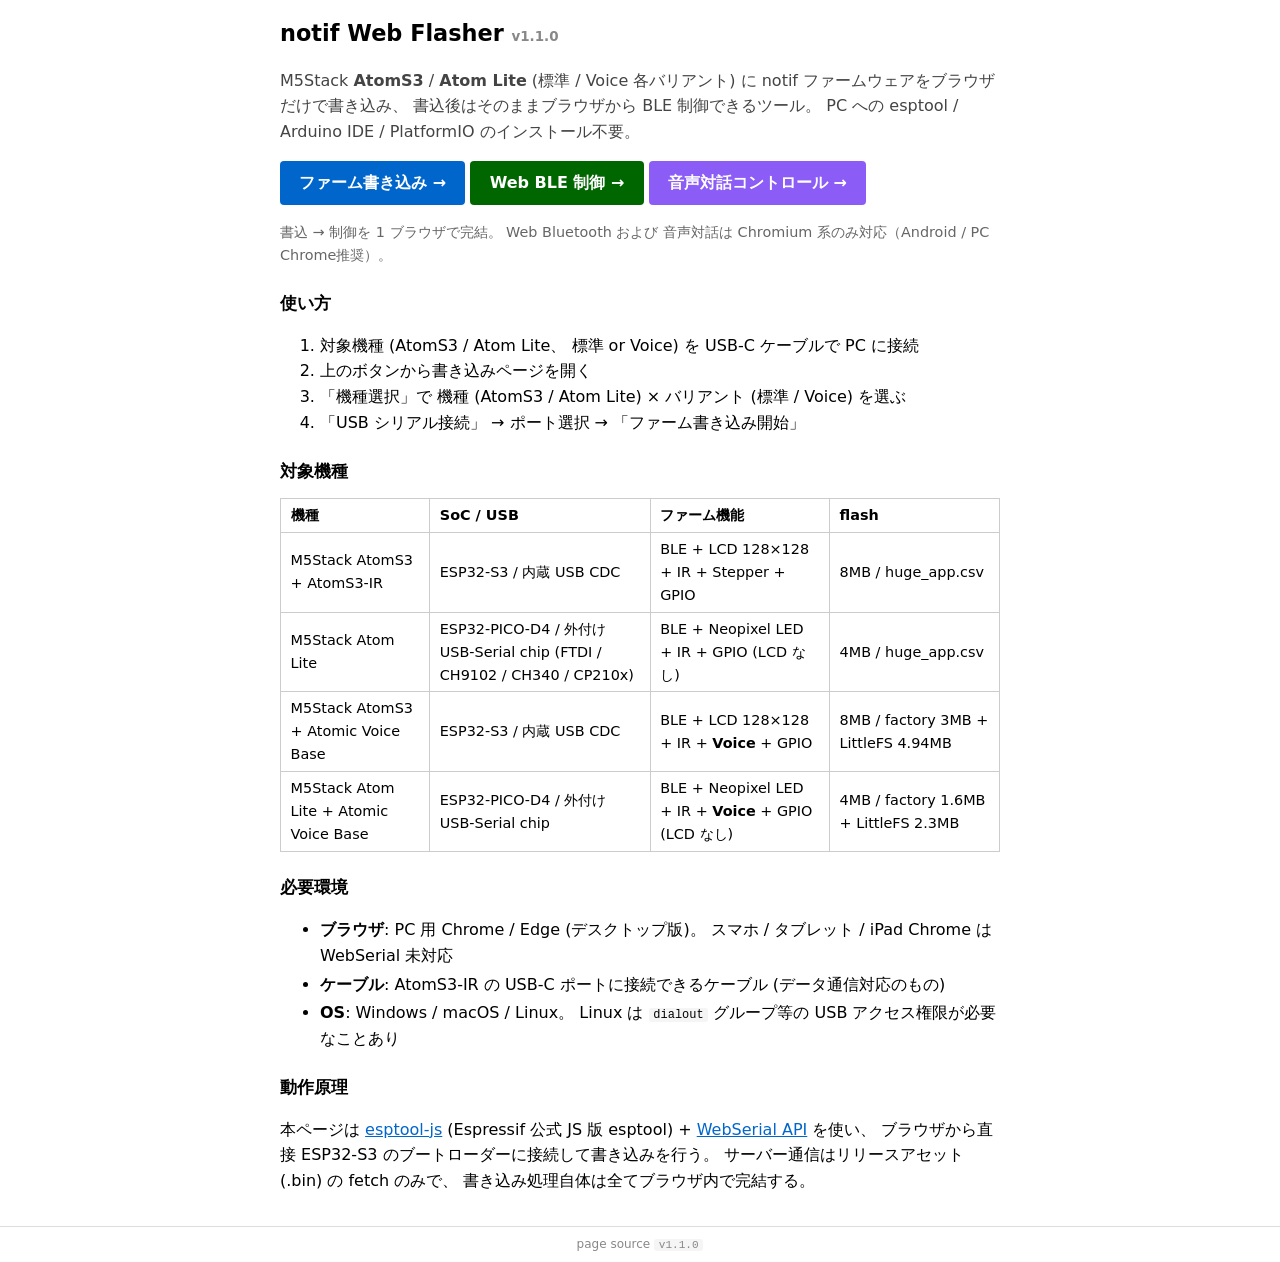
<file: docs/index.html>
<!DOCTYPE html>
<html lang="ja">
<head>
<meta charset="utf-8">
<meta name="viewport" content="width=device-width, initial-scale=1">
<title>notif Web Flasher v1.1.0</title>
<style>
  body { font-family: system-ui, sans-serif; margin: 0; padding: 0; line-height: 1.6; }
  .container { max-width: 720px; margin: 1rem auto; padding: 0 1rem; }
  h1 { font-size: 1.4rem; margin-bottom: 0.3rem; }
  h2 { font-size: 1.05rem; margin-top: 1.4rem; }
  .lead { color: #444; }
  .cta { display: inline-block; padding: 0.6rem 1.2rem; background: #06c; color: #fff; text-decoration: none; border-radius: 4px; font-weight: bold; }
  .cta:hover { background: #048; }
  ul li { margin: 0.2rem 0; }
  code { background: #f5f5f5; padding: 0 0.3rem; border-radius: 3px; font-size: 0.92em; }
  a { color: #06c; }
  .note { color: #666; font-size: 0.9rem; }
  table.spec { font-size: 0.9rem; border-collapse: collapse; margin: 0.3rem 0; }
  table.spec th, table.spec td { border: 1px solid #ccc; padding: 0.3rem 0.6rem; text-align: left; }
  hr { border: 0; border-top: 1px solid #eee; margin: 1.5rem 0; }
</style>
</head>
<body>
<div class="container">
  <h1>notif Web Flasher <small style="font-size: 0.6em; color: #888;">v1.1.0</small></h1>
  <p class="lead">M5Stack <strong>AtomS3</strong> / <strong>Atom Lite</strong> (標準 / Voice 各バリアント) に notif ファームウェアをブラウザだけで書き込み、 書込後はそのままブラウザから BLE 制御できるツール。 PC への esptool / Arduino IDE / PlatformIO のインストール不要。</p>

  <p>
    <a href="./flash.html" class="cta">ファーム書き込み &rarr;</a>
    <a href="./control.html" class="cta" style="background: #060;">Web BLE 制御 &rarr;</a>
    <a href="./voice_control.html" class="cta" style="background: #8b5cf6;">音声対話コントロール &rarr;</a>
  </p>
  <p class="note">書込 → 制御を 1 ブラウザで完結。 Web Bluetooth および 音声対話は Chromium 系のみ対応（Android / PC Chrome推奨）。</p>

  <h2>使い方</h2>
  <ol>
    <li>対象機種 (AtomS3 / Atom Lite、 標準 or Voice) を USB-C ケーブルで PC に接続</li>
    <li>上のボタンから書き込みページを開く</li>
    <li>「機種選択」で 機種 (AtomS3 / Atom Lite) × バリアント (標準 / Voice) を選ぶ</li>
    <li>「USB シリアル接続」 → ポート選択 → 「ファーム書き込み開始」</li>
  </ol>

  <h2>対象機種</h2>
  <table class="spec">
    <tr><th>機種</th><th>SoC / USB</th><th>ファーム機能</th><th>flash</th></tr>
    <tr>
      <td>M5Stack AtomS3 + AtomS3-IR</td>
      <td>ESP32-S3 / 内蔵 USB CDC</td>
      <td>BLE + LCD 128×128 + IR + Stepper + GPIO</td>
      <td>8MB / huge_app.csv</td>
    </tr>
    <tr>
      <td>M5Stack Atom Lite</td>
      <td>ESP32-PICO-D4 / 外付け USB-Serial chip (FTDI / CH9102 / CH340 / CP210x)</td>
      <td>BLE + Neopixel LED + IR + GPIO (LCD なし)</td>
      <td>4MB / huge_app.csv</td>
    </tr>
    <tr>
      <td>M5Stack AtomS3 + Atomic Voice Base</td>
      <td>ESP32-S3 / 内蔵 USB CDC</td>
      <td>BLE + LCD 128×128 + IR + <strong>Voice</strong> + GPIO</td>
      <td>8MB / factory 3MB + LittleFS 4.94MB</td>
    </tr>
    <tr>
      <td>M5Stack Atom Lite + Atomic Voice Base</td>
      <td>ESP32-PICO-D4 / 外付け USB-Serial chip</td>
      <td>BLE + Neopixel LED + IR + <strong>Voice</strong> + GPIO (LCD なし)</td>
      <td>4MB / factory 1.6MB + LittleFS 2.3MB</td>
    </tr>
  </table>

  <h2>必要環境</h2>
  <ul>
    <li><strong>ブラウザ</strong>: PC 用 Chrome / Edge (デスクトップ版)。 スマホ / タブレット / iPad Chrome は WebSerial 未対応</li>
    <li><strong>ケーブル</strong>: AtomS3-IR の USB-C ポートに接続できるケーブル (データ通信対応のもの)</li>
    <li><strong>OS</strong>: Windows / macOS / Linux。 Linux は <code>dialout</code> グループ等の USB アクセス権限が必要なことあり</li>
  </ul>

  <h2>動作原理</h2>
  <p>本ページは <a href="https://github.com/espressif/esptool-js" target="_blank">esptool-js</a> (Espressif 公式 JS 版 esptool) + <a href="https://developer.mozilla.org/en-US/docs/Web/API/Web_Serial_API" target="_blank">WebSerial API</a> を使い、 ブラウザから直接 ESP32-S3 のブートローダーに接続して書き込みを行う。 サーバー通信はリリースアセット (.bin) の fetch のみで、 書き込み処理自体は全てブラウザ内で完結する。</p>

</div>

<footer style="margin-top: 2rem; padding: 0.5rem 0; border-top: 1px solid #ddd; color: #888; font-size: 0.75rem; text-align: center;">
  page source <code>v1.1.0</code>
</footer>
</body>
</html>
</file>
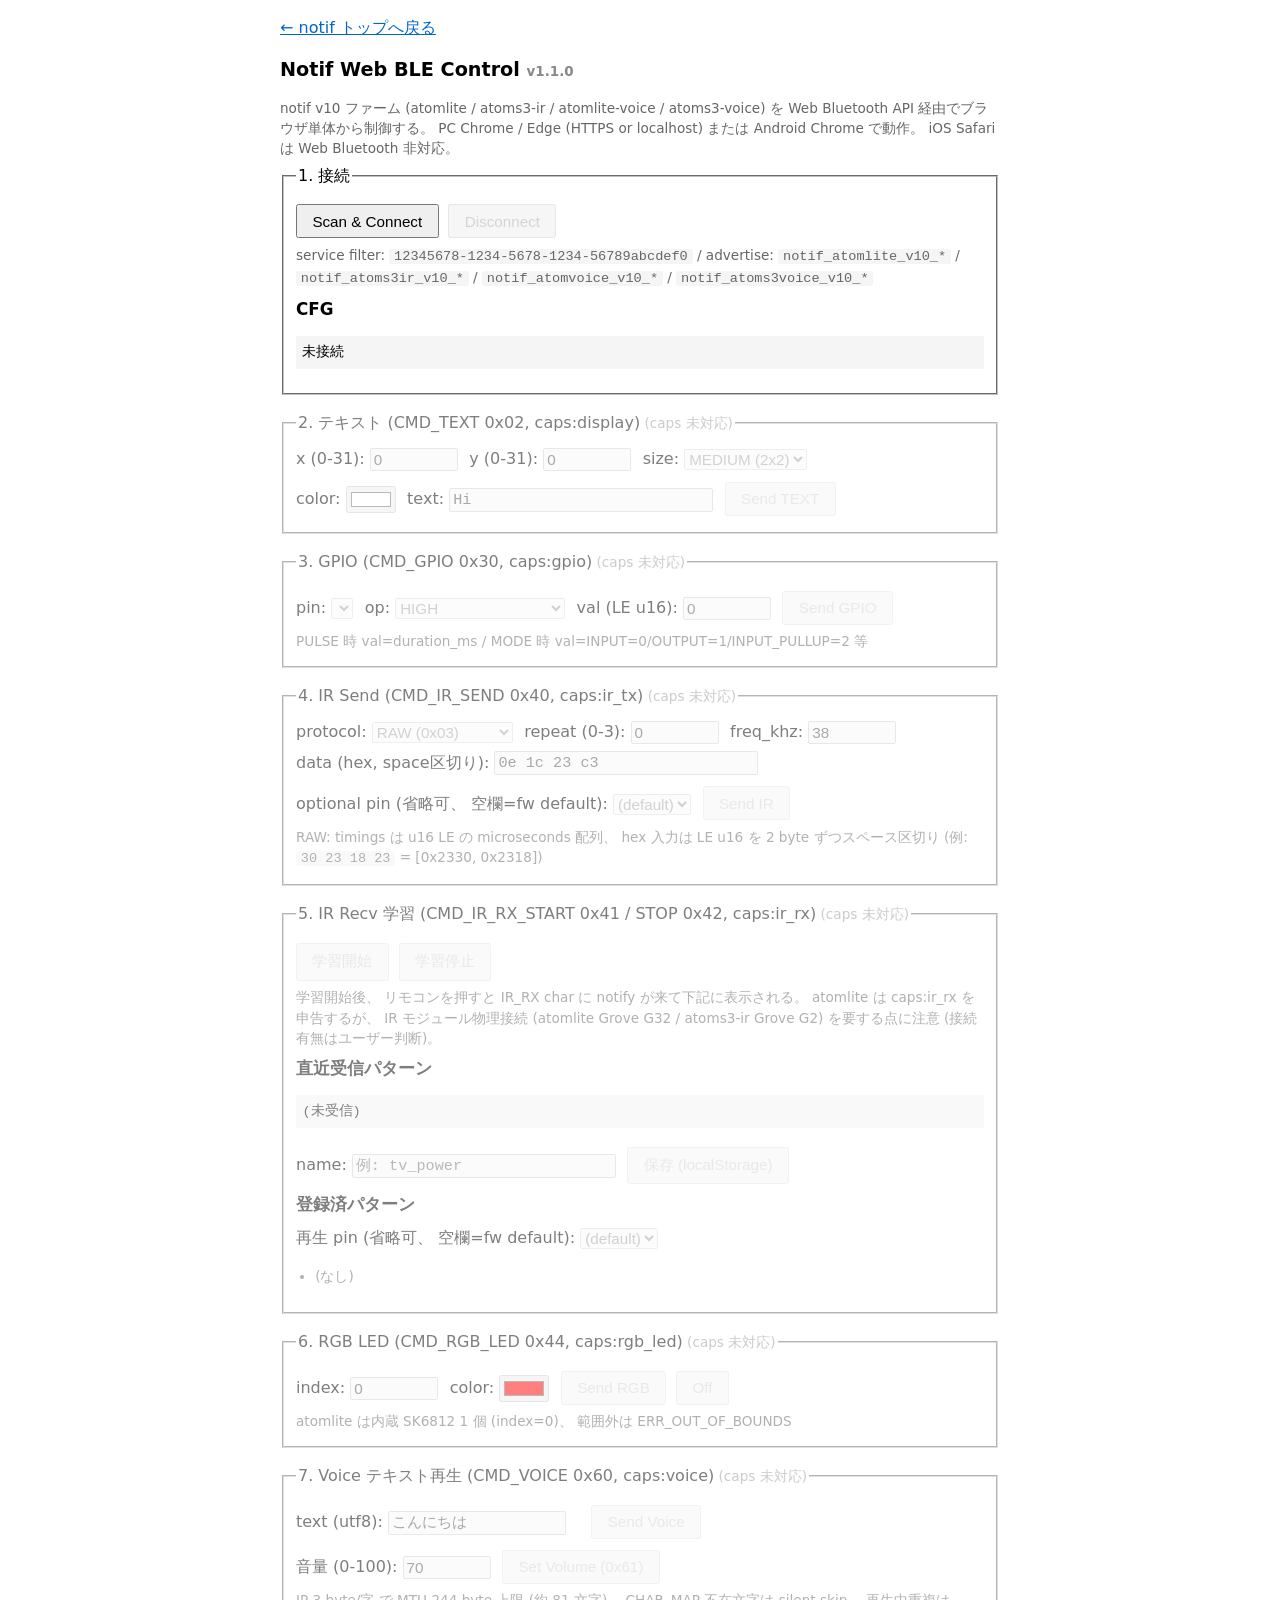
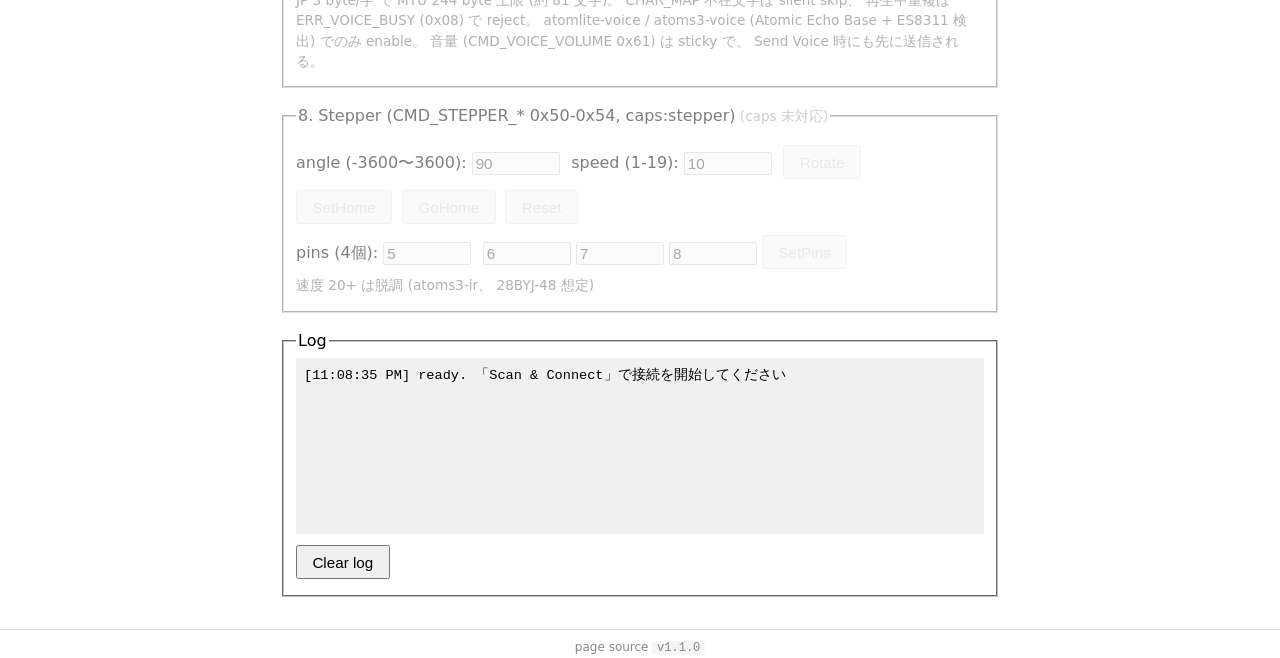
<file: docs/control.html>
<!DOCTYPE html>
<html lang="ja">
<head>
<meta charset="utf-8">
<meta name="viewport" content="width=device-width, initial-scale=1">
<title>Notif Web BLE Control v1.1.0</title>
<link rel="stylesheet" href="control.css">
</head>
<body>
<div class="container">
  <p><a href="./index.html">&larr; notif トップへ戻る</a></p>
  <h1>Notif Web BLE Control <small style="font-size: 0.7em; color: #888;">v1.1.0</small></h1>
  <p class="note">
    notif v10 ファーム (atomlite / atoms3-ir / atomlite-voice / atoms3-voice) を Web Bluetooth API 経由でブラウザ単体から制御する。
    PC Chrome / Edge (HTTPS or localhost) または Android Chrome で動作。 iOS Safari は Web Bluetooth 非対応。
  </p>

  <fieldset id="conn">
    <legend>1. 接続</legend>
    <div class="row">
      <button id="btnConnect">Scan &amp; Connect</button>
      <button id="btnDisconnect" disabled>Disconnect</button>
    </div>
    <div class="note">
      service filter: <code>12345678-1234-5678-1234-56789abcdef0</code> /
      advertise: <code>notif_atomlite_v10_*</code> / <code>notif_atoms3ir_v10_*</code> / <code>notif_atomvoice_v10_*</code> / <code>notif_atoms3voice_v10_*</code>
    </div>
    <h2>CFG</h2>
    <pre id="cfgView">未接続</pre>
  </fieldset>

  <fieldset data-cap="display" disabled>
    <legend>2. テキスト (CMD_TEXT 0x02, caps:display)</legend>
    <div class="row">
      <label>x (0-31): <input type="number" id="textX" value="0" min="0" max="31"></label>
      <label>y (0-31): <input type="number" id="textY" value="0" min="0" max="31"></label>
      <label>size:
        <select id="textSize">
          <option value="1">SMALL (1x1)</option>
          <option value="2" selected>MEDIUM (2x2)</option>
          <option value="3">LARGE (4x4)</option>
          <option value="4">XLARGE (8x8)</option>
        </select>
      </label>
    </div>
    <div class="row">
      <label>color: <input type="color" id="textColor" value="#ffffff"></label>
      <label>text: <input type="text" id="textBody" value="Hi" maxlength="32"></label>
      <button id="btnSendText">Send TEXT</button>
    </div>
  </fieldset>

  <fieldset data-cap="gpio" disabled>
    <legend>3. GPIO (CMD_GPIO 0x30, caps:gpio)</legend>
    <div class="row">
      <label>pin: <select id="gpioPin"></select></label>
      <label>op:
        <select id="gpioOp">
          <option value="1">HIGH</option>
          <option value="2">LOW</option>
          <option value="3">PULSE (duration_ms)</option>
          <option value="4">MODE (val=mode)</option>
          <option value="5">STATUS (read)</option>
        </select>
      </label>
      <label>val (LE u16): <input type="number" id="gpioVal" value="0" min="0" max="65535"></label>
      <button id="btnSendGpio">Send GPIO</button>
    </div>
    <div class="note">PULSE 時 val=duration_ms / MODE 時 val=INPUT=0/OUTPUT=1/INPUT_PULLUP=2 等</div>
  </fieldset>

  <fieldset data-cap="ir_tx" disabled>
    <legend>4. IR Send (CMD_IR_SEND 0x40, caps:ir_tx)</legend>
    <div class="row">
      <label>protocol:
        <select id="irProto">
          <option value="1">NEC (0x01)</option>
          <option value="2">Panasonic (0x02)</option>
          <option value="3" selected>RAW (0x03)</option>
          <option value="4">Sony (0x04)</option>
          <option value="5">RC5 (0x05)</option>
        </select>
      </label>
      <label>repeat (0-3): <input type="number" id="irRepeat" value="0" min="0" max="3"></label>
      <label>freq_khz: <input type="number" id="irFreq" value="38" min="20" max="60"></label>
    </div>
    <div class="row">
      <label>data (hex, space区切り): <input type="text" id="irData" value="0e 1c 23 c3" placeholder="例: 0e 1c 23 c3 (NEC 4B) / RAW は u16 LE timings"></label>
    </div>
    <div class="row">
      <label>optional pin (省略可、 空欄=fw default):
        <select id="irOptPin">
          <option value="">(default)</option>
        </select>
      </label>
      <button id="btnSendIr">Send IR</button>
    </div>
    <div class="note">RAW: timings は u16 LE の microseconds 配列、 hex 入力は LE u16 を 2 byte ずつスペース区切り (例: <code>30 23 18 23</code> = [0x2330, 0x2318])</div>
  </fieldset>

  <fieldset data-cap="ir_rx" disabled>
    <legend>5. IR Recv 学習 (CMD_IR_RX_START 0x41 / STOP 0x42, caps:ir_rx)</legend>
    <div class="row">
      <button id="btnIrRxStart">学習開始</button>
      <button id="btnIrRxStop">学習停止</button>
    </div>
    <div class="note">学習開始後、 リモコンを押すと IR_RX char に notify が来て下記に表示される。 atomlite は caps:ir_rx を申告するが、 IR モジュール物理接続 (atomlite Grove G32 / atoms3-ir Grove G2) を要する点に注意 (接続有無はユーザー判断)。</div>
    <h2>直近受信パターン</h2>
    <pre id="irRxView">(未受信)</pre>
    <div class="row">
      <label>name: <input type="text" id="irPatternName" placeholder="例: tv_power" maxlength="32"></label>
      <button id="btnIrSave">保存 (localStorage)</button>
    </div>
    <h2>登録済パターン</h2>
    <div class="row">
      <label>再生 pin (省略可、 空欄=fw default):
        <select id="irReplayPin">
          <option value="">(default)</option>
        </select>
      </label>
    </div>
    <ul id="irPatterns"></ul>
  </fieldset>

  <fieldset data-cap="rgb_led" disabled>
    <legend>6. RGB LED (CMD_RGB_LED 0x44, caps:rgb_led)</legend>
    <div class="row">
      <label>index: <input type="number" id="rgbIndex" value="0" min="0" max="255"></label>
      <label>color: <input type="color" id="rgbColor" value="#ff0000"></label>
      <button id="btnSendRgb">Send RGB</button>
      <button id="btnRgbOff">Off</button>
    </div>
    <div class="note">atomlite は内蔵 SK6812 1 個 (index=0)、 範囲外は ERR_OUT_OF_BOUNDS</div>
  </fieldset>

  <fieldset data-cap="voice" disabled>
    <legend>7. Voice テキスト再生 (CMD_VOICE 0x60, caps:voice)</legend>
    <div class="row">
      <label>text (utf8): <input type="text" id="voiceText" value="こんにちは" maxlength="80" style="width: 60%;"></label>
      <button id="btnSendVoice">Send Voice</button>
    </div>
    <div class="row">
      <label>音量 (0-100): <input type="number" id="voiceVolume" value="70" min="0" max="100" style="width: 80px;"></label>
      <button id="btnSendVoiceVolume">Set Volume (0x61)</button>
    </div>
    <div class="note">JP 3 byte/字 で MTU 244 byte 上限 (約 81 文字)。 CHAR_MAP 不在文字は silent skip、 再生中重複は ERR_VOICE_BUSY (0x08) で reject。 atomlite-voice / atoms3-voice (Atomic Echo Base + ES8311 検出) でのみ enable。 音量 (CMD_VOICE_VOLUME 0x61) は sticky で、 Send Voice 時にも先に送信される。</div>
  </fieldset>

  <fieldset data-cap="stepper" disabled>
    <legend>8. Stepper (CMD_STEPPER_* 0x50-0x54, caps:stepper)</legend>
    <div class="row">
      <label>angle (-3600〜3600): <input type="number" id="stepAngle" value="90" min="-3600" max="3600"></label>
      <label>speed (1-19): <input type="number" id="stepSpeed" value="10" min="1" max="19"></label>
      <button id="btnStepRotate">Rotate</button>
    </div>
    <div class="row">
      <button id="btnStepSetHome">SetHome</button>
      <button id="btnStepGoHome">GoHome</button>
      <button id="btnStepReset">Reset</button>
    </div>
    <div class="row">
      <label>pins (4個): <input type="number" id="stepP1" value="5" min="0" max="48"></label>
      <input type="number" id="stepP2" value="6" min="0" max="48">
      <input type="number" id="stepP3" value="7" min="0" max="48">
      <input type="number" id="stepP4" value="8" min="0" max="48">
      <button id="btnStepSetPins">SetPins</button>
    </div>
    <div class="note">速度 20+ は脱調 (atoms3-ir、 28BYJ-48 想定)</div>
  </fieldset>

  <fieldset>
    <legend>Log</legend>
    <div id="log"></div>
    <div class="row">
      <button id="btnClearLog">Clear log</button>
    </div>
  </fieldset>
</div>
<script src="control.js"></script>
<footer>
  page source <code>v1.1.0</code>
</footer>
</body>
</html>
</file>
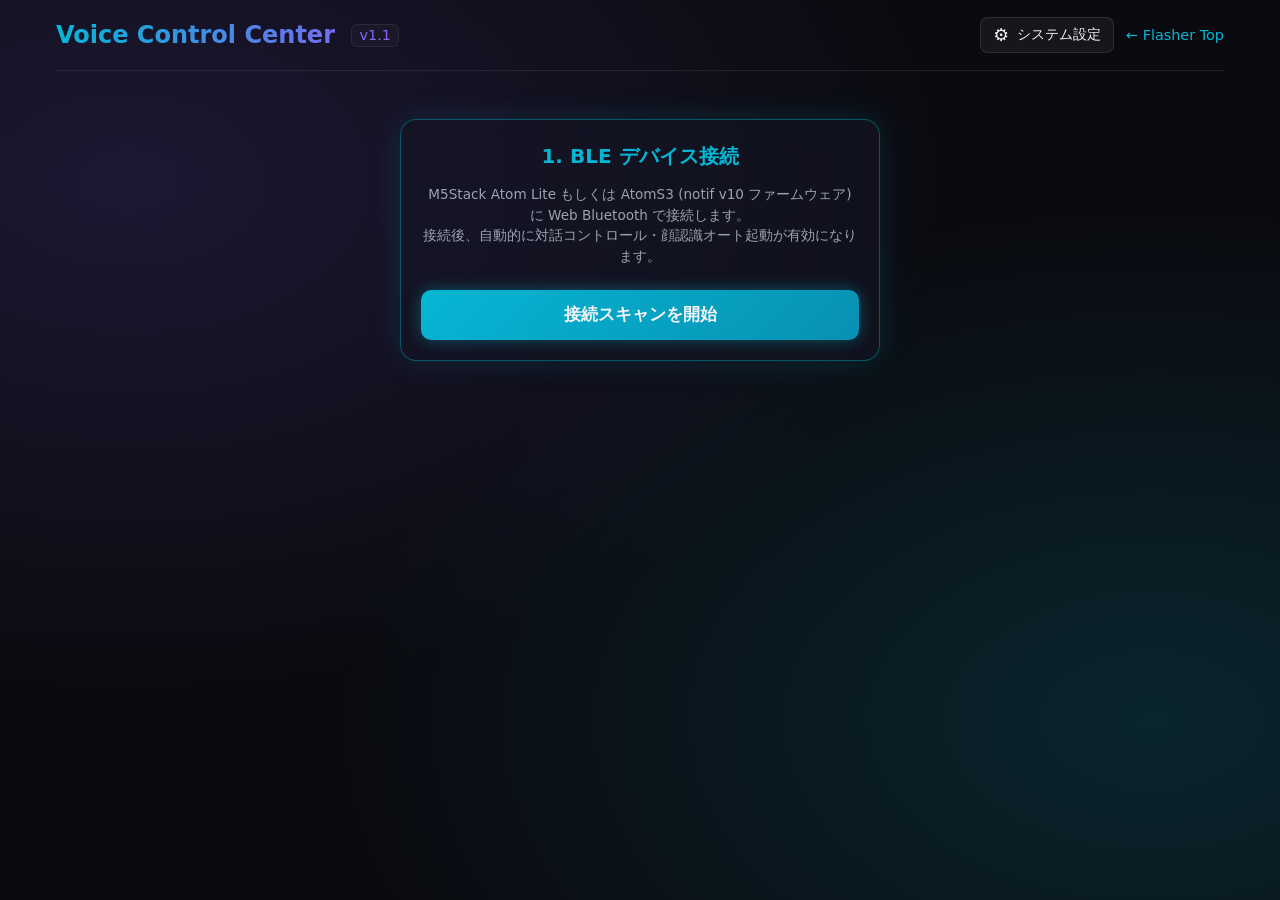
<file: docs/voice_control.html>
<!DOCTYPE html>
<html lang="ja">
<head>
<meta charset="utf-8">
<meta name="viewport" content="width=device-width, initial-scale=1.0, maximum-scale=1.0, user-scalable=no">
<title>Voice Control Center - Notif BLE v1.1</title>
<style>
  :root {
    --bg-color: #0a0b10;
    --card-bg: rgba(20, 22, 37, 0.6);
    --card-border: rgba(255, 255, 255, 0.08);
    --text-main: #f3f4f6;
    --text-muted: #9ca3af;
    --primary: #06b6d4; /* シアン */
    --primary-glow: rgba(6, 182, 212, 0.4);
    --secondary: #8b5cf6; /* バイオレット */
    --secondary-glow: rgba(139, 92, 246, 0.4);
    --accent: #ec4899; /* マゼンタ */
    --accent-glow: rgba(236, 72, 153, 0.4);
    --success: #10b981; /* グリーン */
    --error: #ef4444; /* レッド */
    --font-sans: 'Outfit', 'Inter', system-ui, -apple-system, sans-serif;
  }

  * {
    box-sizing: border-box;
    margin: 0;
    padding: 0;
  }

  body {
    background-color: var(--bg-color);
    background-image: 
      radial-gradient(at 10% 20%, rgba(139, 92, 246, 0.15) 0px, transparent 50%),
      radial-gradient(at 90% 80%, rgba(6, 182, 212, 0.15) 0px, transparent 50%);
    color: var(--text-main);
    font-family: var(--font-sans);
    line-height: 1.6;
    padding-bottom: 2rem;
    min-height: 100vh;
    -webkit-tap-highlight-color: transparent;
  }

  .container {
    max-width: 1200px;
    margin: 0 auto;
    padding: 1rem;
  }

  header {
    margin-bottom: 1.5rem;
    display: flex;
    justify-content: space-between;
    align-items: center;
    border-bottom: 1px solid var(--card-border);
    padding-bottom: 1rem;
  }

  .back-link {
    color: var(--primary);
    text-decoration: none;
    font-size: 0.9rem;
    display: inline-flex;
    align-items: center;
    gap: 0.5rem;
    transition: color 0.2s;
  }

  .back-link:hover {
    color: #22d3ee;
  }

  h1 {
    font-size: 1.5rem;
    font-weight: 700;
    background: linear-gradient(to right, #06b6d4, #8b5cf6);
    -webkit-background-clip: text;
    -webkit-text-fill-color: transparent;
  }

  /* 疑似ページ (SPA) コンテナ */
  .page-container {
    animation: page-fade 0.25s ease-out;
  }

  @keyframes page-fade {
    from { opacity: 0; transform: translateY(5px); }
    to { opacity: 1; transform: translateY(0); }
  }

  /* グラスモルフィズムカード */
  .card {
    background: var(--card-bg);
    border: 1px solid var(--card-border);
    backdrop-filter: blur(16px);
    -webkit-backdrop-filter: blur(16px);
    border-radius: 16px;
    padding: 1.25rem;
    margin-bottom: 1rem;
    box-shadow: 0 10px 30px rgba(0, 0, 0, 0.5);
    min-width: 0;
  }

  .card-title {
    font-size: 1.05rem;
    font-weight: 600;
    margin-bottom: 1rem;
    color: var(--primary);
    border-left: 3px solid var(--primary);
    padding-left: 0.5rem;
    display: flex;
    justify-content: space-between;
    align-items: center;
  }

  /* タッチターゲットを考慮したフォーム要素 */
  button, select, input {
    font-family: inherit;
    font-size: 1rem;
    color: var(--text-main);
  }

  button {
    background: rgba(255, 255, 255, 0.08);
    border: 1px solid rgba(255, 255, 255, 0.1);
    border-radius: 8px;
    padding: 0.75rem 1.25rem;
    font-weight: 500;
    cursor: pointer;
    min-height: 44px; /* タッチに最適 */
    transition: all 0.2s cubic-bezier(0.4, 0, 0.2, 1);
    display: inline-flex;
    align-items: center;
    justify-content: center;
    gap: 0.5rem;
  }

  button:active {
    transform: scale(0.97);
  }

  button:disabled {
    opacity: 0.4;
    cursor: not-allowed;
  }

  .btn-primary {
    background: linear-gradient(135deg, var(--primary), #0891b2);
    border: none;
    box-shadow: 0 0 15px var(--primary-glow);
  }

  .btn-primary:hover:not(:disabled) {
    box-shadow: 0 0 25px var(--primary-glow);
    filter: brightness(1.1);
  }

  .btn-accent {
    background: linear-gradient(135deg, var(--accent), #db2777);
    border: none;
    box-shadow: 0 0 15px var(--accent-glow);
  }

  .btn-accent:hover:not(:disabled) {
    box-shadow: 0 0 25px var(--accent-glow);
    filter: brightness(1.1);
  }

  /* フォーム要素 */
  input[type="text"], select, textarea {
    width: 100%;
    background: rgba(0, 0, 0, 0.4);
    border: 1px solid var(--card-border);
    border-radius: 8px;
    padding: 0.75rem;
    color: #fff;
    min-height: 44px;
    transition: border-color 0.2s;
  }

  input[type="text"]:focus, select:focus, textarea:focus {
    outline: none;
    border-color: var(--primary);
  }

  .flex-row {
    display: flex;
    gap: 0.75rem;
  }

  .flex-row button {
    flex: 1;
  }

  .form-group {
    margin-bottom: 1rem;
  }

  .form-group label {
    display: block;
    font-size: 0.85rem;
    color: var(--text-muted);
    margin-bottom: 0.3rem;
  }

  /* レイアウトグリッド - レスポンシブ対応 */
  .grid-layout {
    display: grid;
    grid-template-columns: 1fr;
    gap: 1rem;
  }

  .sidebar-panel, .main-panel {
    min-width: 0;
  }

  @media (min-width: 800px) {
    .grid-layout {
      grid-template-columns: 350px 1fr;
    }
  }

  /* BLE 接続ステータスバー (音声入力ペインのすぐ上) */
  .conn-status-bar {
    padding: 0.85rem 1.25rem !important;
    background: rgba(16, 22, 40, 0.75);
    border-color: rgba(6, 182, 212, 0.15);
    margin-bottom: 0.75rem !important;
  }

  .status-indicator {
    display: inline-block;
    width: 10px;
    height: 10px;
    border-radius: 50%;
    background: var(--error);
    box-shadow: 0 0 8px var(--error);
  }

  .status-indicator.connected {
    background: var(--success);
    box-shadow: 0 0 10px var(--success);
    animation: status-pulse 2s infinite;
  }

  @keyframes status-pulse {
    0% { transform: scale(1); opacity: 1; }
    50% { transform: scale(1.15); opacity: 0.7; }
    100% { transform: scale(1); opacity: 1; }
  }

  .btn-disconnect-tiny {
    min-height: 28px !important;
    padding: 0.15rem 0.65rem !important;
    font-size: 0.75rem !important;
    background: rgba(239, 68, 68, 0.1) !important;
    border: 1px solid var(--error) !important;
    color: var(--error) !important;
    border-radius: 6px !important;
  }

  /* 接続状態表示用バッジ */
  .status-badge {
    display: inline-flex;
    align-items: center;
    font-size: 0.8rem;
    padding: 0.15rem 0.5rem;
    border-radius: 4px;
    background: rgba(239, 68, 68, 0.1);
    color: var(--error);
    font-weight: 500;
  }

  .status-badge.connected {
    background: rgba(16, 185, 129, 0.1);
    color: var(--success);
  }

  .status-badge.loading {
    background: rgba(245, 158, 11, 0.1);
    color: #f59e0b;
  }

  /* 音声入力ペインのレスポンシブ配置 */
  .device-responsive-layout {
    display: flex;
    flex-direction: column;
    align-items: center;
    gap: 1.5rem;
    width: 100%;
    padding: 0.5rem 0;
  }

  /* PC向けレイアウト設定: マイク大きく、カメラ小さく */
  @media (min-width: 800px) {
    .device-responsive-layout {
      flex-direction: row;
      justify-content: center;
      align-items: flex-start;
      gap: 3rem;
    }

    .sphere-wrapper {
      flex: 1.4;
      display: flex;
      flex-direction: column;
      align-items: center;
    }

    .sphere-mic-row {
      display: flex;
      flex-direction: column;
      align-items: center;
      width: 100%;
    }

    .face-wrapper {
      flex: 1;
      max-width: 240px;
      padding: 0.5rem;
      border-left: 1px dashed var(--card-border);
      padding-left: 1.5rem;
    }

    .btn-mic-toggle {
      width: 220px;
      font-size: 1rem;
      padding: 0.75rem 1.5rem;
    }
  }

  /* スマホ・モバイル向けレイアウト設定: カメラ大きく、マイク小さく */
  @media (max-width: 799px) {
    .device-responsive-layout {
      flex-direction: column;
      align-items: center;
      gap: 1.25rem;
    }

    .face-wrapper {
      width: 100%;
      max-width: 280px;
    }

    .sphere-wrapper {
      display: flex;
      flex-direction: column;
      align-items: center;
      gap: 0.75rem;
      width: 100%;
      background: rgba(255, 255, 255, 0.02);
      border: 1px solid var(--card-border);
      padding: 0.85rem;
      border-radius: 12px;
    }

    .sphere-mic-row {
      display: flex;
      flex-direction: row;
      align-items: center;
      justify-content: space-between;
      gap: 1rem;
      width: 100%;
    }

    .voice-sphere-container {
      margin-bottom: 0 !important;
      scale: 0.75;
      width: auto !important;
    }

    .btn-mic-toggle {
      flex-grow: 1;
      min-height: 40px !important;
      padding: 0.5rem 0.75rem !important;
      font-size: 0.8rem !important;
    }
  }

  /* カメラプレビュー窓のデザイン */
  .camera-preview-container {
    position: relative;
    width: 100%;
    aspect-ratio: 4/3;
    background: #000;
    border-radius: 10px;
    overflow: hidden;
    border: 2px solid rgba(6, 182, 212, 0.2);
    box-shadow: 0 0 15px rgba(0, 0, 0, 0.6);
  }

  .camera-preview-container.active {
    border-color: var(--primary);
    box-shadow: 0 0 20px rgba(6, 182, 212, 0.25);
  }

  /* スキャンエフェクト線 */
  .scanline {
    position: absolute;
    top: 0;
    left: 0;
    width: 100%;
    height: 3px;
    background: rgba(6, 182, 212, 0.6);
    box-shadow: 0 0 8px var(--primary);
    pointer-events: none;
    display: none;
  }

  .camera-preview-container.active .scanline {
    display: block;
    animation: scan 4s linear infinite;
  }

  @keyframes scan {
    0% { top: 0%; }
    50% { top: 100%; }
    100% { top: 0%; }
  }

  /* ホログラフィック・ボイス球体 */
  .voice-sphere-container {
    display: flex;
    flex-direction: column;
    align-items: center;
    justify-content: center;
  }

  .voice-sphere {
    width: 100px;
    height: 100px;
    border-radius: 50%;
    background: radial-gradient(circle, rgba(6, 182, 212, 0.6) 0%, rgba(139, 92, 246, 0.1) 70%);
    box-shadow: 
      0 0 30px var(--primary-glow),
      inset 0 0 20px rgba(255, 255, 255, 0.2);
    margin-bottom: 0.75rem;
    transition: all 0.5s ease;
    position: relative;
    animation: float 4s ease-in-out infinite;
  }

  @keyframes float {
    0% { transform: translateY(0px) scale(1); }
    50% { transform: translateY(-6px) scale(1.02); }
    100% { transform: translateY(0px) scale(1); }
  }

  /* 認識中の動き */
  .voice-sphere.listening {
    background: radial-gradient(circle, rgba(139, 92, 246, 0.8) 0%, rgba(236, 72, 153, 0.1) 70%);
    box-shadow: 
      0 0 40px var(--secondary-glow),
      0 0 60px rgba(236, 72, 153, 0.2),
      inset 0 0 20px rgba(255, 255, 255, 0.3);
    animation: pulse 1s ease-in-out infinite alternate;
  }

  @keyframes pulse {
    from { transform: scale(1.02); }
    to { transform: scale(1.15); }
  }

  /* 発声中 */
  .voice-sphere.speaking {
    background: radial-gradient(circle, rgba(16, 185, 129, 0.7) 0%, rgba(6, 182, 212, 0.1) 70%);
    box-shadow: 
      0 0 35px rgba(16, 185, 129, 0.5),
      0 0 50px rgba(6, 182, 212, 0.2),
      inset 0 0 15px rgba(255, 255, 255, 0.2);
    animation: talk 0.3s ease-in-out infinite alternate;
  }

  @keyframes talk {
    from { transform: scale(1) skewX(-2deg); }
    to { transform: scale(1.08) skewX(2deg); }
  }

  .voice-status-text {
    font-size: 0.8rem;
    font-weight: 700;
    color: var(--primary);
    letter-spacing: 0.15em;
    text-shadow: 0 0 8px var(--primary-glow);
    text-transform: uppercase;
  }

  .voice-sphere.listening ~ .voice-status-text {
    color: var(--secondary);
    text-shadow: 0 0 8px var(--secondary-glow);
  }

  .voice-sphere.speaking ~ .voice-status-text {
    color: var(--success);
    text-shadow: 0 0 8px rgba(16, 185, 129, 0.4);
  }

  /* アコーディオン */
  .accordion-toggle {
    display: flex;
    justify-content: space-between;
    align-items: center;
    cursor: pointer;
    user-select: none;
    padding: 0.25rem 0;
  }

  .caret {
    display: inline-block;
    width: 0;
    height: 0;
    margin-left: 0.5rem;
    vertical-align: middle;
    border-top: 4px dashed;
    border-right: 4px solid transparent;
    border-left: 4px solid transparent;
    transition: transform 0.2s;
    color: var(--text-muted);
  }

  .caret.up {
    transform: rotate(-180deg);
  }

  .accordion-content {
    max-height: 0;
    overflow: hidden;
    transition: max-height 0.25s ease-out;
  }

  .accordion-content.expanded {
    max-height: 1500px;
    transition: max-height 0.4s ease-in;
  }

  /* 対話フィード（チャット） */
  .chat-container {
    height: 300px;
    overflow-y: auto;
    border: 1px solid var(--card-border);
    border-radius: 12px;
    padding: 1rem;
    background: rgba(0, 0, 0, 0.2);
    display: flex;
    flex-direction: column;
    gap: 0.75rem;
    scroll-behavior: smooth;
    max-width: 100%;
    min-width: 0;
  }

  .chat-msg {
    max-width: 85%;
    padding: 0.65rem 0.85rem;
    border-radius: 12px;
    font-size: 0.95rem;
    word-break: break-all;
    overflow-wrap: break-word;
    animation: fade-in 0.3s ease;
  }

  @keyframes fade-in {
    from { opacity: 0; transform: translateY(5px); }
    to { opacity: 1; transform: translateY(0); }
  }

  .chat-msg.user {
    background: rgba(139, 92, 246, 0.2);
    border: 1px solid rgba(139, 92, 246, 0.3);
    align-self: flex-end;
    border-bottom-right-radius: 2px;
  }

  .chat-msg.toy {
    background: rgba(6, 182, 212, 0.2);
    border: 1px solid rgba(6, 182, 212, 0.3);
    align-self: flex-start;
    border-bottom-left-radius: 2px;
  }

  .chat-msg.system {
    background: rgba(255, 255, 255, 0.05);
    border: 1px solid var(--card-border);
    font-size: 0.8rem;
    color: var(--text-muted);
    align-self: center;
    max-width: 95%;
    border-radius: 6px;
  }

  /* 音声-IRマッピングエディタ・登録 */
  .mapping-label {
    font-size: 0.8rem;
    color: var(--text-muted);
    line-height: 1.5;
  }

  .mapping-list {
    display: flex;
    flex-direction: column;
    gap: 0.5rem;
    max-height: 320px;
    overflow-y: auto;
    margin-bottom: 1rem;
    padding-right: 0.25rem;
  }

  .mapping-item {
    background: rgba(255, 255, 255, 0.02);
    border: 1px solid var(--card-border);
    border-radius: 8px;
    padding: 0.75rem;
    display: flex;
    justify-content: space-between;
    align-items: center;
    font-size: 0.85rem;
  }

  .mapping-info {
    flex-grow: 1;
    display: flex;
    flex-direction: column;
    gap: 0.25rem;
  }

  .mapping-trigger {
    font-weight: bold;
    color: var(--primary);
  }

  .mapping-target {
    color: var(--text-muted);
    font-size: 0.75rem;
  }

  .mapping-actions {
    display: flex;
    gap: 0.4rem;
  }

  .mapping-actions button {
    min-height: 30px;
    padding: 0 0.5rem;
    font-size: 0.75rem;
  }

  .btn-danger {
    background: rgba(239, 68, 68, 0.15);
    border: 1px solid var(--error);
    color: var(--error);
  }

  .btn-edit {
    background: rgba(245, 158, 11, 0.15);
    border: 1px solid #f59e0b;
    color: #f59e0b;
  }

  .mapping-form {
    background: rgba(0, 0, 0, 0.3);
    padding: 1rem;
    border-radius: 10px;
    border: 1px solid var(--card-border);
    margin-top: 0.5rem;
  }

  .form-full {
    width: 100%;
  }

  /* システムログ */
  #log {
    background: #000;
    border: 1px solid var(--card-border);
    border-radius: 8px;
    padding: 0.75rem;
    height: 180px;
    overflow-y: auto;
    font-family: monospace;
    font-size: 0.75rem;
    line-height: 1.4;
    white-space: pre-wrap;
  }

  .log-line {
    margin-bottom: 0.25rem;
    border-bottom: 1px solid rgba(255, 255, 255, 0.02);
    padding-bottom: 0.15rem;
  }

  .log-ok { color: var(--success); }
  .log-ng { color: var(--error); }
  .log-warn { color: #eab308; }

  .note-warning {
    background: rgba(239, 68, 68, 0.1);
    border-left: 3px solid var(--error);
    padding: 0.75rem;
    border-radius: 4px;
    font-size: 0.8rem;
    color: var(--text-muted);
    margin-bottom: 1rem;
  }

  .note-warning strong {
    color: var(--text-main);
  }
</style>
</head>
<body>
<div class="container">
  
  <!-- ============================================== -->
  <!-- (1) 対話 ＆ 音声コントロールページ              -->
  <!-- ============================================== -->
  <div id="pageDialogue" class="page-container">
    <header>
      <h1>Voice Control Center <small style="font-size: 0.6em; color: var(--text-muted); font-weight: normal; margin-left: 0.5rem; border: 1px solid var(--card-border); padding: 0.15rem 0.45rem; border-radius: 6px; background: rgba(255,255,255,0.02); vertical-align: middle;">v1.1</small></h1>
      <div style="display: flex; gap: 0.75rem; align-items: center;">
        <button id="btnGotoSettings" style="min-height: 36px; padding: 0 0.75rem; font-size: 0.85rem; background: rgba(255,255,255,0.05);"><span style="font-size:1.1rem;">⚙️</span> システム設定</button>
        <a href="./index.html" class="back-link">&larr; Flasher Top</a>
      </div>
    </header>

    <!-- iOSなどの非対応環境向けのアラート -->
    <div id="browserAlert" class="note-warning" style="display: none;">
      <strong>ブラウザ非互換の警告:</strong> お使いのブラウザは Web Bluetooth または 音声認識 (SpeechRecognition) に対応していません。Android Chrome もしくは PC の Google Chrome で動作させてください。
    </div>

    <!-- 1. 起動時 (未接続時) パネル: BLE接続のみ表示 -->
    <div id="bleInitPanel" style="display: block;">
      <section class="card" style="max-width: 480px; margin: 3rem auto; text-align: center; border-color: rgba(6, 182, 212, 0.4); box-shadow: 0 0 30px rgba(6, 182, 212, 0.15);">
        <h2 class="card-title" style="justify-content: center; border: none; padding: 0; font-size: 1.25rem; margin-bottom: 0.75rem;">1. BLE デバイス接続</h2>
        <p style="font-size: 0.85rem; color: var(--text-muted); margin-bottom: 1.5rem; line-height: 1.5;">
          M5Stack Atom Lite もしくは AtomS3 (notif v10 ファームウェア) に Web Bluetooth で接続します。<br>
          接続後、自動的に対話コントロール・顔認識オート起動が有効になります。
        </p>
        <button id="btnConnect" class="btn-primary" style="width: 100%; font-size: 1.05rem; min-height: 50px; font-weight: bold; border-radius: 10px;">接続スキャンを開始</button>
      </section>
    </div>

    <!-- 2. BLE接続後に有効になるメインコンテンツ -->
    <div id="bleActiveContent" style="display: none;">
      <!-- BLE接続ステータスバー (音声入力ペインのすぐ上) -->
      <div class="conn-status-bar card">
        <div style="display: flex; align-items: center; justify-content: space-between; flex-wrap: wrap; gap: 0.75rem; width: 100%;">
          <div style="display: flex; align-items: center; gap: 0.5rem;">
            <span class="status-indicator connected"></span>
            <span id="connStatusText" style="font-weight: bold; font-size: 0.9rem;">Atom Lite に接続中</span>
            <span id="connStatusDeviceType" class="status-badge connected" style="font-size: 0.7rem;">atomlite</span>
          </div>
          <div style="display: flex; align-items: center; gap: 0.75rem;">
            <div style="display: flex; align-items: center; gap: 0.3rem;">
              <span style="font-size: 0.75rem; color: var(--text-muted);">発声音量:</span>
              <input type="range" id="voiceVolume" min="0" max="100" value="70" style="min-height: auto; width: 80px;">
              <span id="volLabel" style="font-size: 0.75rem; width: 22px; text-align: right;">70</span>
            </div>
            <button id="btnDisconnect" class="btn-disconnect-tiny">切断</button>
          </div>
        </div>
      </div>

      <!-- 音声入力ペイン (スマホ/PC レスポンシブ対応) -->
      <section class="card" id="voiceInputSection">
        <h2 class="card-title">2. 音声対話コントロール</h2>

        <div class="device-responsive-layout">
          <!-- A. 顔認識プレビューエリア（スマホでは大きく、PCでは小さく） -->
          <div id="faceDetectionWrapper" class="face-wrapper">
            <div style="font-size: 0.75rem; color: var(--text-muted); margin-bottom: 0.35rem; font-weight: 600; text-align: center; display: flex; align-items: center; justify-content: center; gap: 0.3rem;">
              📸 顔認識オート音声入力
              <span id="faceStatusBadge" class="status-badge" style="background: rgba(255, 255, 255, 0.05); color: var(--text-muted); font-size: 0.65rem; padding: 0.05rem 0.25rem; border-radius: 4px;">OFF</span>
            </div>
            
            <div class="camera-preview-container" id="faceTapArea" style="cursor: pointer;">
              <video id="faceVideo" autoplay playsinline muted style="width: 100%; height: 100%; object-fit: cover; transform: scaleX(-1);"></video>
              <canvas id="faceCanvas" style="position: absolute; top: 0; left: 0; width: 100%; height: 100%; transform: scaleX(-1); pointer-events: none;"></canvas>
              <!-- スキャン線エフェクト -->
              <div class="scanline"></div>
              
              <!-- 検出ステータス表示のオーバーレイ -->
              <div id="faceOverlayText" style="position: absolute; bottom: 8px; left: 8px; right: 8px; background: rgba(0,0,0,0.65); padding: 0.25rem 0.5rem; border-radius: 4px; font-size: 0.7rem; text-align: center; color: #fff; border: 1px solid rgba(255,255,255,0.15); pointer-events: none;">
                カメラ未起動
              </div>
            </div>

            <!-- スマホではタップで停止・起動する案内 -->
            <div style="font-size: 0.62rem; color: var(--text-muted); text-align: center; margin-top: 0.35rem; font-style: italic;">
              (プレビュー枠をタップで顔検出を一時停止/再開)
            </div>
            
            <div style="display: flex; align-items: center; justify-content: space-between; margin-top: 0.5rem; gap: 0.5rem;">
              <span class="mapping-label" style="font-size: 0.65rem;">しきい値: <span id="thresholdLabel" style="color: var(--primary); font-weight: bold;">30%</span></span>
              <input type="range" id="faceSizeThreshold" min="10" max="90" value="30" style="min-height: auto; width: 110px;">
            </div>
          </div>

          <!-- B. ホログラフィックボイス球体 ＆ マイク起動 -->
          <div id="voiceSphereWrapper" class="sphere-wrapper">
            <!-- 球体とマイクボタンの横並び用ラッパー (スマホ用) -->
            <div class="sphere-mic-row">
              <div class="voice-sphere-container" style="position: relative; display: flex; flex-direction: column; align-items: center; margin-bottom: 0.5rem;">
                <div class="voice-sphere" id="voiceSphere"></div>
                <div class="voice-status-text" id="voiceStatusLabel">STANDBY</div>
              </div>

              <!-- 音声トグルボタン (スマホでは小さく、PCでは大きく) -->
              <button id="btnToggleSpeech" class="btn-mic-toggle btn-primary" style="width: 100%; border-radius: 9999px;">
                <span class="mic-icon">🎤</span>
                <span class="mic-text">マイク入力開始</span>
              </button>
            </div>

            <!-- キーボードテキスト入力エリア -->
            <div id="keyboardInputContainer" style="display: flex; gap: 0.5rem; width: 100%;">
              <input type="text" id="txtKeyboardInput" placeholder="のんきなのちゃんに話しかける..." style="flex-grow: 1; min-height: 38px; padding: 0.5rem 0.75rem; font-size: 0.85rem; border-radius: 8px; background: rgba(0,0,0,0.3); border: 1px solid var(--card-border); color: #fff;">
              <button id="btnSendKeyboardInput" class="btn-primary" style="min-height: 38px; padding: 0 1rem; font-size: 0.85rem; border-radius: 8px; font-weight: bold; flex-shrink: 0; box-shadow: none;">送信</button>
            </div>
          </div>
        </div>
      </section>

      <!-- 3. 対話フィード（チャット） -->
      <section class="card" id="chatCard">
        <div style="display: flex; justify-content: space-between; align-items: center; margin-bottom: 0.75rem;">
          <h2 class="card-title" style="margin-bottom: 0;">3. 対話フィード</h2>
          <button id="btnClearChat" style="min-height: auto; padding: 0.3rem 0.75rem; font-size: 0.75rem; border-radius: 6px; background: rgba(239, 68, 68, 0.15); border: 1px solid var(--error); color: #ef4444; cursor: pointer; display: inline-flex; align-items: center; gap: 0.25rem;">
            🗑️ 履歴をクリア
          </button>
        </div>
        <div class="chat-container" id="chatFeed">
          <div class="chat-msg system">「マイク入力」または「顔認識オート起動」で話しかけてください。「テレビをつけて」などの登録音声で赤外線を送信します。</div>
        </div>
      </section>

      <!-- 5. デバッグログ -->
      <section class="card" id="logCard">
        <div class="accordion-toggle" id="toggleLog">
          <span style="font-size: 0.85rem; color: var(--text-muted); font-weight: bold;">System Logs</span>
          <span class="caret" id="logCaret"></span>
        </div>
        <div class="accordion-content collapsed" id="systemLogPanel">
          <div id="log"></div>
          <div style="margin-top: 0.5rem; text-align: right;">
            <button id="btnClearLog" style="min-height: 32px; padding: 0 0.75rem; font-size: 0.8rem;">ログクリア</button>
          </div>
        </div>
      </section>
    </div>
  </div>


  <!-- ============================================== -->
  <!-- (2) システム設定・赤外線管理ページ               -->
  <!-- ============================================== -->
  <div id="pageSettings" class="page-container" style="display: none;">
    <header>
      <h1>Voice Control - 設定センター</h1>
      <button id="btnBackToDialogue" style="min-height: 36px; padding: 0 0.75rem; font-size: 0.85rem; background: rgba(255,255,255,0.05); font-weight: bold;">&larr; 対話に戻る</button>
    </header>

    <div class="grid-layout">
      
      <!-- 左側: システム共通設定 & デバイス情報 -->
      <aside class="sidebar-panel">
        
        <!-- ⚙️ システム設定カード -->
        <section class="card">
          <h2 class="card-title">⚙️ システム設定</h2>
          <p style="font-size: 0.8rem; color: var(--text-muted); margin-bottom: 1rem;">
            赤外線（IR）送信ピンおよびAI自然対話（APIキー）などのシステム共通設定を行います。
          </p>
          
          <div class="form-group">
            <label for="settingsIrTxPin">赤外線送信 (IR TX) GPIOピン</label>
            <select id="settingsIrTxPin">
              <option value="">(デフォルト - ファーム標準)</option>
            </select>
            <div class="note" style="font-size:0.75rem; color:var(--text-muted); margin-top:0.5rem; line-height:1.4;">
              ※標準ピン: Atom Lite=G12, AtomS3=G4<br>
              外部IR Unit接続時の例: G32 (Grove)
            </div>
          </div>

          <!-- 自然対話 (AI) 設定 -->
          <div style="border-top: 1px dashed var(--card-border); margin: 1.25rem 0 1rem 0; padding-top: 1rem;">
            <h4 style="font-size: 0.95rem; font-weight: 600; color: var(--primary); margin-bottom: 0.5rem;">🤖 自然対話 (AI) 設定</h4>
            <p style="font-size: 0.75rem; color: var(--text-muted); margin-bottom: 0.75rem;">
              定型アクション以外の発話に対し、AIによる自然対話応答を行います。<br>
              Chromeの「Built-in AI (Gemini Nano)」が有効な場合は完全ローカルで動作します。<br>
              <span style="color: var(--accent); font-weight: 500; display: block; margin-top: 0.25rem;">※Android Chrome 等のモバイル環境は現在 Chrome 内蔵 AI (Gemini Nano) に非対応です。スマートフォンで動作させるには、下部の「Gemini API キー」を入力してフォールバック接続をご使用ください。</span>
            </p>
            
            <div class="form-group" style="margin-bottom: 0.75rem;">
              <label>ローカル AI (Gemini Nano) 検出ステータス</label>
              <div id="localAiStatus" style="font-size: 0.85rem; font-weight: bold; color: var(--error); margin-top: 0.2rem;">非対応 / 未検出</div>
              
              <!-- ローカルAI有効化ガイド -->
              <div id="localAiGuide" style="margin-top: 0.75rem; padding: 0.75rem; background: rgba(239, 68, 68, 0.08); border-left: 2px solid var(--error); border-radius: 6px; font-size: 0.75rem; line-height: 1.45; display: none;">
                <strong style="color: var(--text-main); display: block; margin-bottom: 0.5rem;">💡 ChromeでローカルAI（Gemini Nano）を有効にする手順</strong>
                
                <div style="margin-bottom: 0.75rem;">
                  <strong style="color: var(--primary); display: block; margin-bottom: 0.25rem;">1. Chrome flags（隠し設定）で機能を有効にする</strong>
                  <span style="color: var(--text-muted); display: block; margin-bottom: 0.3rem;">アドレスバーに以下のURLをコピー＆ペーストして開き、それぞれのフラグを設定します（クリックでURLをコピーできます）。</span>
                  <ul style="margin-left: 1.1rem; color: var(--text-muted); list-style: decimal; padding-left: 0;">
                    <li style="margin-bottom: 0.3rem;">
                      <a href="#" class="chrome-link" data-url="chrome://flags/#optimization-guide-on-device-model" style="color: var(--primary); text-decoration: underline; font-weight: bold;">chrome://flags/#optimization-guide-on-device-model</a> を開き、<strong style="color: var(--text-main);">「Enabled BypassPrefRequirement」</strong>に変更。
                    </li>
                    <li style="margin-bottom: 0.3rem;">
                      <a href="#" class="chrome-link" data-url="chrome://flags/#prompt-api-for-gemini-nano" style="color: var(--primary); text-decoration: underline; font-weight: bold;">chrome://flags/#prompt-api-for-gemini-nano</a> を開き、<strong style="color: var(--text-main);">「Enabled」</strong>に変更。
                    </li>
                    <li style="margin-bottom: 0.3rem;">
                      Chromeを再起動（Relaunch）します。
                    </li>
                  </ul>
                </div>

                <div>
                  <strong style="color: var(--primary); display: block; margin-bottom: 0.25rem;">2. Gemini Nano モデルをダウンロードする</strong>
                  <ul style="margin-left: 1.1rem; color: var(--text-muted); list-style: decimal; padding-left: 0;">
                    <li style="margin-bottom: 0.3rem;">
                      <a href="#" class="chrome-link" data-url="chrome://components" style="color: var(--primary); text-decoration: underline; font-weight: bold;">chrome://components</a> を開きます。
                    </li>
                    <li style="margin-bottom: 0.3rem;">
                      <strong style="color: var(--text-main);">「Optimization Guide On Device Model」</strong>を探し、<strong style="color: var(--text-main);">「アップデートを確認 (Check for update)」</strong> をクリック。
                    </li>
                    <li style="margin-bottom: 0.3rem;">
                      ステータスが <strong style="color: var(--text-main);">「更新完了」</strong>（0.0.0.0以外）になるまで待ちます。
                    </li>
                  </ul>
                </div>
                
                <div style="font-size: 0.75rem; color: #34d399; margin-top: 0.75rem; font-weight: bold; display: none; background: rgba(52, 211, 153, 0.1); padding: 0.4rem 0.6rem; border-radius: 4px; border: 1px solid rgba(52, 211, 153, 0.3);" id="copyToast">URLをコピーしました！アドレスバーに貼り付け（ペースト）してください。</div>
              </div>
            </div>

            <div class="form-group" style="margin-bottom: 0.75rem;">
              <label for="settingsSystemPrompt">AIシステムプロンプト（キャラクター設定）</label>
              <textarea id="settingsSystemPrompt" rows="4" style="background: rgba(0, 0, 0, 0.3); border: 1px solid var(--card-border); border-radius: 8px; padding: 0.75rem; width: 100%; color: var(--text-main); font-family: inherit; font-size: 0.9rem; resize: vertical; min-height: 80px;" placeholder="のんきなのちゃんの性格や口調などを入力してください..."></textarea>
            </div>

            <div class="form-group" style="margin-bottom: 0;">
              <label for="settingsGeminiKey">Gemini API キー (ローカルAI未検出時のフォールバック用)</label>
              <input type="text" id="settingsGeminiKey" placeholder="AIzaSy..." style="font-size: 0.9rem;">
              <div class="note" style="font-size: 0.7rem; color: var(--text-muted); margin-top: 0.3rem;">
                ※設定キーはローカル（localStorage）に安全に保存されます。
              </div>
            </div>
          </div>

          <div style="margin-top: 1.5rem;">
            <button id="btnSaveSettings" class="btn-primary" style="min-height: 40px; width: 100%;">設定を保存</button>
          </div>
        </section>

        <!-- デバイス構成情報 -->
        <section class="card">
          <div class="accordion-toggle" id="toggleCfg">
            <span style="font-size: 0.85rem; color: var(--text-muted);">デバイス構成情報</span>
            <span class="caret" id="cfgCaret"></span>
          </div>
          <div class="accordion-content collapsed" id="cfgPanel">
            <pre id="cfgView" style="font-size: 0.75rem; background: rgba(0,0,0,0.3); padding: 0.5rem; border-radius: 6px; overflow-x: auto; max-width: 100%;">未接続</pre>
          </div>
        </section>
      </aside>

      <!-- 右側: 赤外線学習 ＆ マッピング設定 -->
      <main class="main-panel">
        
        <!-- 3. 赤外線学習カード -->
        <section class="card" id="irRxCard">
          <h2 class="card-title">
            3. 赤外線シグナル学習
          </h2>
          <p class="mapping-label" style="margin-bottom: 0.5rem;">※おもちゃを制御する赤外線リモコンの信号をAtomに学習させます。IRモジュールの接続が必要です。</p>
          
          <div class="flex-row" style="margin-bottom: 0.75rem;">
            <button id="btnIrRxStart" disabled>学習開始</button>
            <button id="btnIrRxStop" disabled>学習停止</button>
          </div>
          
          <div class="form-group">
            <label>直近受信データ</label>
            <pre id="irRxView" style="font-size: 0.75rem; background: rgba(0,0,0,0.3); padding: 0.5rem; border-radius: 6px; max-height: 80px; overflow-y: auto;">(未受信)</pre>
          </div>
          
          <div class="form-group">
            <label for="irPatternName">登録名</label>
            <div class="flex-row">
              <input type="text" id="irPatternName" placeholder="例: toy_forward" style="flex-grow: 1;">
              <button id="btnIrSave" disabled class="btn-accent">保存</button>
            </div>
          </div>

          <!-- バックアップ・移行 (Export/Import) -->
          <div style="border-top: 1px dashed var(--card-border); margin-top: 1rem; padding-top: 0.75rem; display: flex; gap: 0.5rem; justify-content: flex-end; align-items: center;">
            <span style="font-size: 0.7rem; color: var(--text-muted); margin-right: auto;">📦 設定バックアップ・移行</span>
            <button id="btnIrExport" style="background: rgba(6, 182, 212, 0.15); border: 1px solid var(--primary); padding: 0.3rem 0.6rem; font-size: 0.7rem; min-height: auto; border-radius: 4px; color: var(--primary);">エクスポート</button>
            <button id="btnIrImport" style="background: rgba(236, 72, 153, 0.15); border: 1px solid var(--accent); padding: 0.3rem 0.6rem; font-size: 0.7rem; min-height: auto; border-radius: 4px; color: var(--accent);">インポート</button>
            <input type="file" id="irImportFile" accept=".json" style="display: none;">
          </div>
        </section>

        <!-- 4. 音声・赤外線マッピング設定 -->
        <section class="card">
          <div class="accordion-toggle" id="toggleMapping" style="padding: 0;">
            <h2 class="card-title" style="margin: 0; border: none; padding: 0;">4. 音声・赤外線マッピング設定</h2>
            <span class="caret up" id="mappingCaret"></span>
          </div>
          
          <div class="accordion-content expanded" id="mappingPanel" style="margin-top: 0.75rem;">
            <p class="mapping-label" style="margin-bottom: 0.75rem;">特定の音声トリガーでおもちゃに送信する赤外線パターンと、対話の返答をカスタマイズします。</p>
            
            <div class="mapping-list" id="mappingList">
              <!-- 動的に生成 -->
            </div>

            <!-- 新規登録・編集フォーム -->
            <div style="border-top: 1px dashed var(--card-border); margin-top: 1rem; padding-top: 0.75rem;">
              <span id="addFormTitle" style="font-size: 0.9rem; font-weight: 600; color: var(--primary);">+ 新しい音声アクションを追加</span>
            </div>
            
            <div class="mapping-form" style="margin-top: 0.5rem;">
              <div class="form-group">
                <label for="newTrigger">音声トリガー（発話キーワード / 正規表現対応）</label>
                <input type="text" id="newTrigger" placeholder="例: テレビ.*つけて|テレビ.*オン">
              </div>
              <div class="form-group">
                <label for="newIrCode">紐づける赤外線コード</label>
                <select id="newIrCode">
                  <option value="">(赤外線なし - 対話のみ)</option>
                </select>
              </div>
              <div class="form-group">
                <label for="newResponse">おもちゃの返答（テキスト）</label>
                <input type="text" id="newResponse" placeholder="例: はーい！テレビをつけますね。">
              </div>
              <div class="form-group">
                <label for="newResponseYomi">おもちゃの返答読み（ひらがな）</label>
                <input type="text" id="newResponseYomi" placeholder="例: はーい！てれびおつけますね。">
              </div>
              <div class="form-full" style="text-align: right; margin-top: 0.5rem; display: flex; gap: 0.5rem; justify-content: flex-end;">
                <button id="btnCancelEdit" style="min-height: 40px; padding: 0 1.5rem; display: none; background: rgba(255,255,255,0.05);">キャンセル</button>
                <button id="btnAddMapping" class="btn-primary" style="min-height: 40px; padding: 0 1.5rem;">マッピングを登録</button>
              </div>
            </div>
          </div>
        </section>

      </main>
    </div>
  </div>

</div>

<!-- AquesTalk音声データ再生用のAudioコンテキスト等が必要な場合のJS処理と、BLE連携処理 -->
<script src="voice_control.js"></script>
</body>
</html>
</file>
<file: docs/control.css>
/* notif Web BLE Control — control.css
 * flash.html / poc-ble.html のインラインスタイルから共通要素を抽出
 * 系統: system-ui + max-width 720px + fieldset 分割 + monospace log
 */

body { font-family: system-ui, sans-serif; margin: 0; padding: 0; line-height: 1.5; }
.container { max-width: 720px; margin: 1rem auto; padding: 0 1rem; }
h1 { font-size: 1.2rem; }
h2 { font-size: 1.05rem; margin: 0.5rem 0; }
fieldset { margin-bottom: 1rem; }
fieldset[disabled] { opacity: 0.5; }
fieldset[disabled] legend::after { content: " (caps 未対応)"; color: #999; font-size: 0.85rem; }
button { padding: 0.4rem 0.9rem; font-size: 0.95rem; margin-right: 0.3rem; margin-top: 0.3rem; }
button:disabled { opacity: 0.5; cursor: not-allowed; }
.row { margin: 0.4rem 0; }
.row label { display: inline-block; margin-right: 0.4rem; }
.note { color: #666; font-size: 0.85rem; margin: 0.3rem 0; }
.warn { color: #b00; font-weight: bold; }
#log { font-family: monospace; white-space: pre-wrap; background: #f0f0f0; padding: 0.5rem; min-height: 10rem; max-height: 30rem; overflow: auto; font-size: 0.85rem; }
#cfgView { font-family: monospace; background: #f5f5f5; padding: 0.4rem; font-size: 0.85rem; white-space: pre-wrap; }
#irRxView { font-family: monospace; background: #f5f5f5; padding: 0.4rem; font-size: 0.85rem; max-height: 12rem; overflow: auto; white-space: pre-wrap; }
input[type=text], input[type=color], input[type=number], select { font-size: 0.95rem; vertical-align: middle; }
input[type=text] { width: 16rem; font-family: monospace; }
input[type=number] { width: 5rem; }
code { background: #f5f5f5; padding: 0 0.3rem; border-radius: 3px; }
a { color: #06c; }
.ok { color: #060; }
.ng { color: #c00; }
ul#irPatterns { padding-left: 1.2rem; }
ul#irPatterns li { margin: 0.2rem 0; }
footer { margin-top: 2rem; padding: 0.5rem 0; border-top: 1px solid #ddd; color: #888; font-size: 0.75rem; text-align: center; }
</file>
